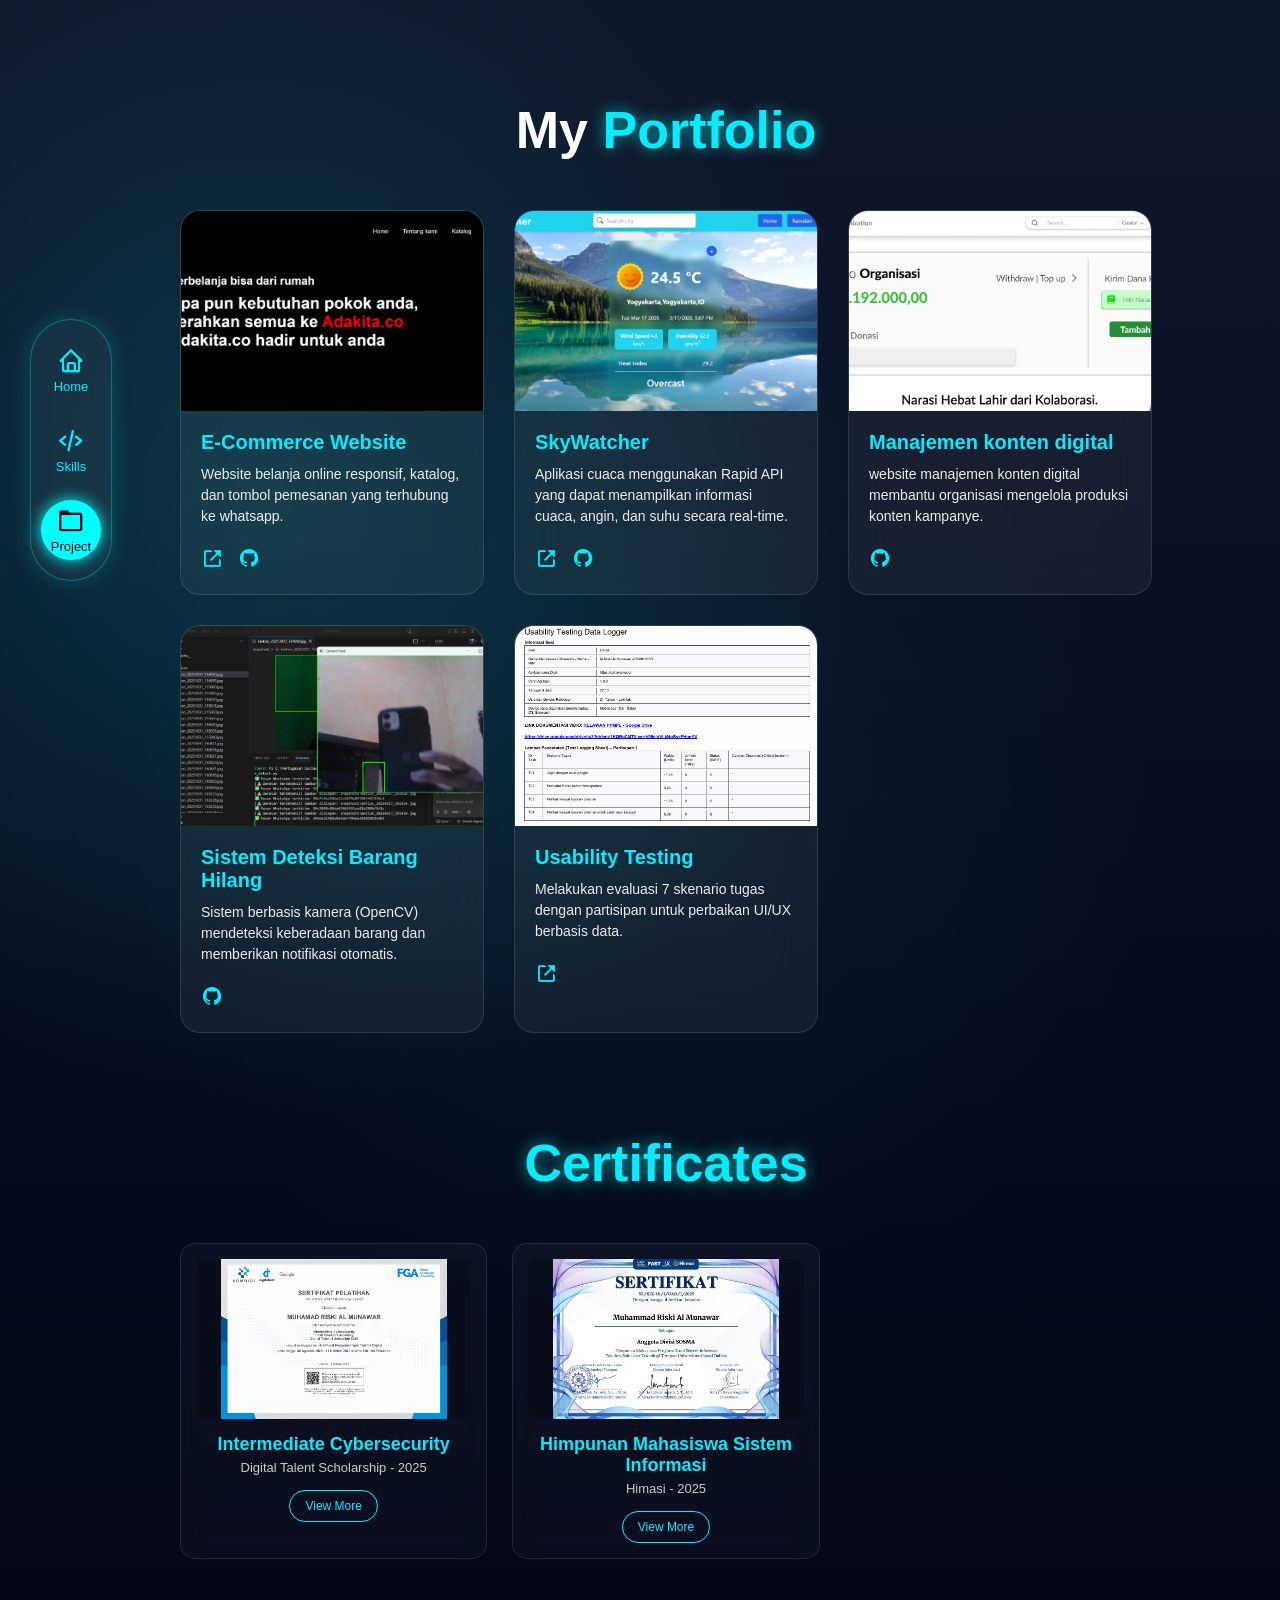
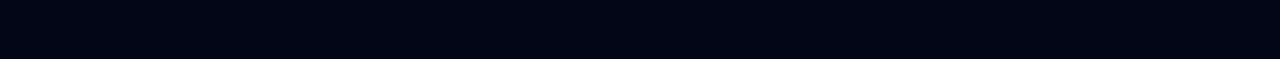
<file: project.html>
<!DOCTYPE html>
<html lang="en">
<head>
    <meta charset="UTF-8">
    <meta name="viewport" content="width=device-width, initial-scale=1.0">
    <title>Projects - Riski Almunawar</title>
    <link rel="stylesheet" href="style.css">
    <link href='https://unpkg.com/boxicons@2.1.4/css/boxicons.min.css' rel='stylesheet'>
</head>
<body>

    <header class="header">
        <nav class="sidebar">
            <a href="index.html" class="nav-item">
                <i class='bx bx-home'></i>
                <span>Home</span>
            </a>
            <a href="skills.html" class="nav-item">
                <i class='bx bx-code-alt'></i>
                <span>Skills</span>
            </a>
            <a href="project.html" class="nav-item active">
                <i class='bx bx-folder'></i>
                <span>Project</span>
            </a>
        </nav>
    </header>

    <section class="projects">
        <h2 class="section-title">My <span>Portfolio</span></h2>

        <div class="projects-grid">
            <div class="project-card">
                <div class="project-img"><img src="asset/kmo.png" alt="Project 1"></div>
                <div class="project-info">
                    <h4>E-Commerce Website</h4>
                    <p>Website belanja online responsif, katalog, dan tombol pemesanan yang terhubung ke whatsapp.</p>
                    <div class="project-links">
                        <a href="https://hachiik0.github.io/Website-Penjualan-barang/"><i class='bx bx-link-external'></i></a>
                        <a href="https://github.com/Hachiik0/Website-Penjualan-barang"><i class='bx bxl-github'></i></a>
                    </div>
                </div>
            </div>

            <div class="project-card">
                <div class="project-img"><img src="asset/cuaca.png" alt="Project 2"></div>
                <div class="project-info">
                    <h4>SkyWatcher</h4>
                    <p>Aplikasi cuaca menggunakan Rapid API yang dapat menampilkan informasi cuaca, angin, dan suhu secara real-time.</p>
                    <div class="project-links">
                        <a href="https://sky-watcher-2tgn.vercel.app/"><i class='bx bx-link-external'></i></a>
                        <a href="https://github.com/Hachiik0/SkyWatcher"><i class='bx bxl-github'></i></a>
                    </div>
                </div>
            </div>

            <div class="project-card">
                <div class="project-img"><img src="asset/dpsi.png" alt="Project 3"></div>
                <div class="project-info">
                    <h4>Manajemen konten digital</h4>
                    <p>website manajemen konten digital membantu organisasi mengelola produksi konten kampanye.</p>
                    <div class="project-links">
                        <a href="https://github.com/Hachiik0/Manajemen-Konten-Digital"><i class='bx bxl-github'></i></a>
                    </div>
                </div>
            </div>

            <div class="project-card">
                <div class="project-img"><img src="asset/dbh.png" alt="Project 4"></div>
                <div class="project-info">
                    <h4>Sistem Deteksi Barang Hilang</h4>
                    <p>Sistem berbasis kamera (OpenCV) mendeteksi keberadaan barang dan memberikan notifikasi otomatis.</p>
                    <div class="project-links">
                        <a href="https://github.com/Hachiik0/Sistem-Deteksi-Barang-Hilang"><i class='bx bxl-github'></i></a>
                    </div>
                </div>
            </div>

            <div class="project-card">
                <div class="project-img"><img src="asset/qa.png" alt="Project 5"></div>
                <div class="project-info">
                    <h4>Usability Testing</h4>
                    <p>Melakukan evaluasi 7 skenario tugas dengan partisipan untuk perbaikan UI/UX berbasis data.</p>
                    <div class="project-links">
                        <a href="https://drive.google.com/drive/folders/1MDShLE2Ljhun_-KF52oRhHBnYQ0P-Rgm?usp=sharing"><i class='bx bx-link-external'></i></a>
                    </div>
                </div>
            </div>
        </div>

        <h2 class="section-title" style="margin-top: 100px;"><span>Certificates</span></h2>

        <div class="certificate-grid">
            <div class="cert-card">
                <div class="cert-img">
                    <img src="asset/Cyber_page-0001.jpg" alt="Sertifikat 1">
                </div>
                <div class="cert-info">
                    <h4>Intermediate Cybersecurity</h4>
                    <p>Digital Talent Scholarship - 2025</p>
                    <a href="javascript:void(0)" class="view-cert">View More</a>
                </div>
            </div>

            <div class="cert-card">
                <div class="cert-img">
                    <img src="asset/sertif himasi_page-0001.jpg" alt="Sertifikat 2">
                </div>
                <div class="cert-info">
                    <h4>Himpunan Mahasiswa Sistem Informasi</h4>
                    <p>Himasi - 2025</p>
                    <a href="javascript:void(0)" class="view-cert">View More</a>
                </div>
            </div>
        </div>
    </section>

    <div id="certModal" class="modal">
        <span class="close-modal">&times;</span>
        <img class="modal-content" id="fullImg">
        <div id="caption"></div>
    </div>

    <script src="main.js"></script>
</body>
</html>
</file>
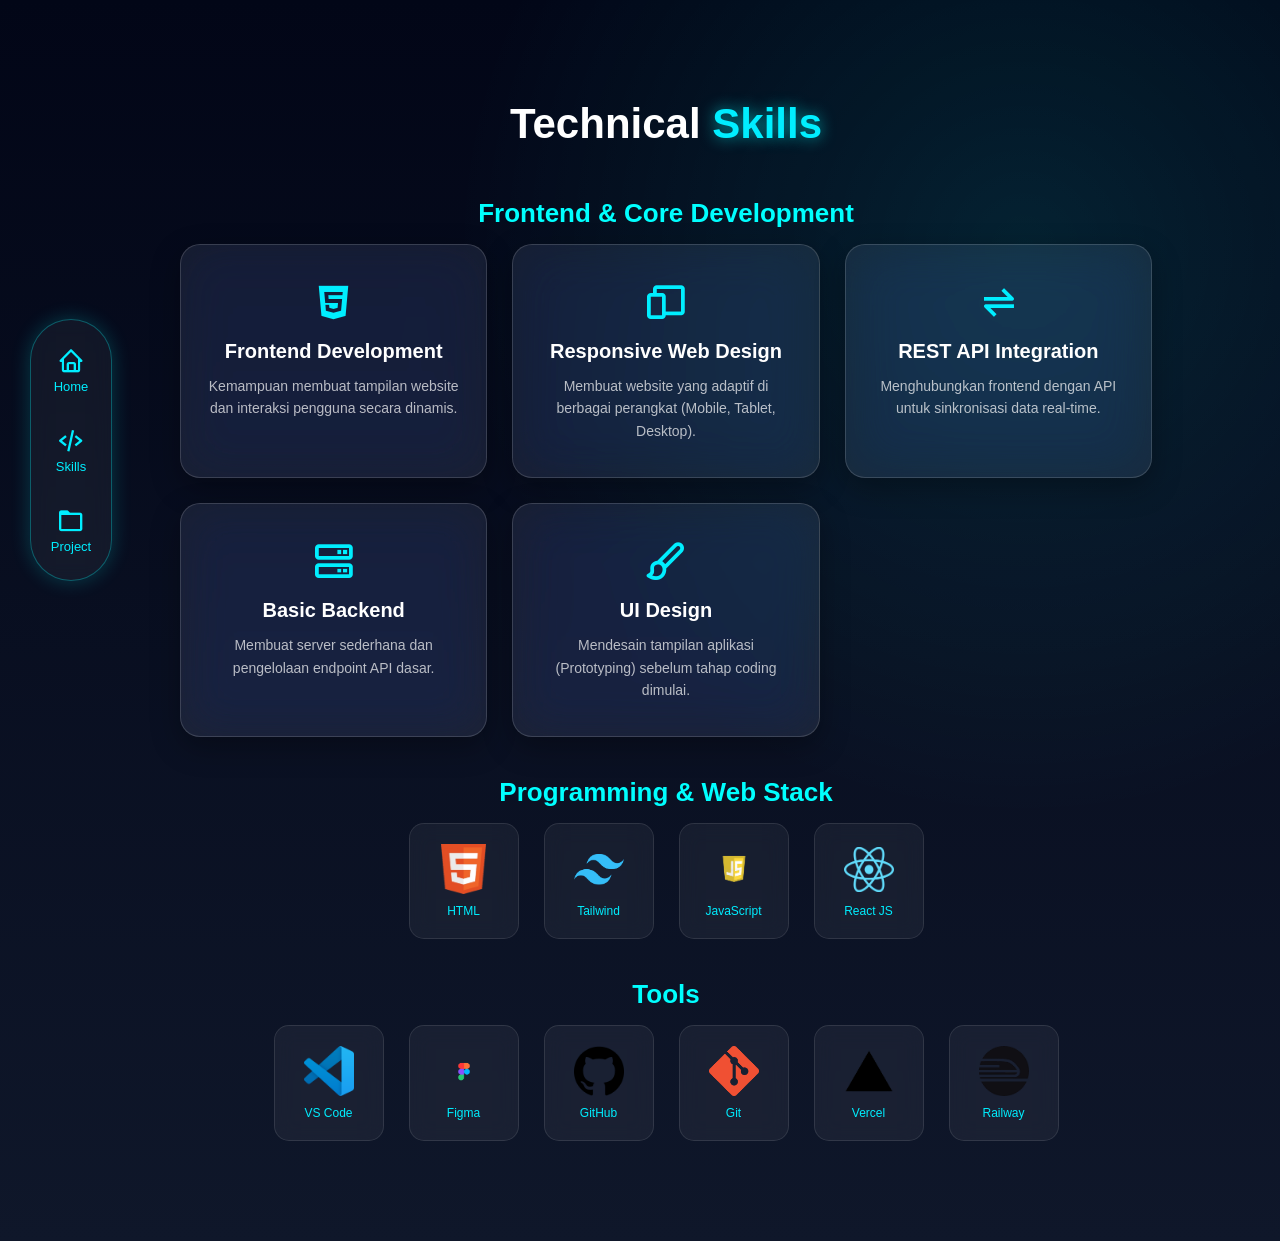
<file: skills.html>
<!DOCTYPE html>
<html lang="en">
<head>
    <meta charset="UTF-8">
    <meta name="viewport" content="width=device-width, initial-scale=1.0">
    <title>Skills - Riski Almunawar</title>
    <link rel="stylesheet" href="style.css">
    <link href='https://unpkg.com/boxicons@2.1.4/css/boxicons.min.css' rel='stylesheet'>
</head>
<body>

    <header class="header">
        <nav class="sidebar">
    <a href="index.html" class="nav-item">
        <i class='bx bx-home'></i>
        <span>Home</span>
    </a>
    <a href="skills.html" class="nav-item">
        <i class='bx bx-code-alt'></i>
        <span>Skills</span>
    </a>
    <a href="project.html" class="nav-item">
        <i class='bx bx-folder'></i>
        <span>Project</span>
    </a>
</nav>
    </header>

    <section class="skills">
        <h2 class="section-title">Technical <span>Skills</span></h2>

        <div class="skills-category">
            <h3>Frontend & Core Development</h3>
            <div class="skills-grid">
                <div class="skill-card">
                    <i class='bx bxl-html5'></i>
                    <h4>Frontend Development</h4>
                    <p>Kemampuan membuat tampilan website dan interaksi pengguna secara dinamis.</p>
                </div>
                <div class="skill-card">
                    <i class='bx bx-devices'></i>
                    <h4>Responsive Web Design</h4>
                    <p>Membuat website yang adaptif di berbagai perangkat (Mobile, Tablet, Desktop).</p>
                </div>
                <div class="skill-card">
                    <i class='bx bx-transfer-alt'></i>
                    <h4>REST API Integration</h4>
                    <p>Menghubungkan frontend dengan API untuk sinkronisasi data real-time.</p>
                </div>
                <div class="skill-card">
                    <i class='bx bx-server'></i>
                    <h4>Basic Backend</h4>
                    <p>Membuat server sederhana dan pengelolaan endpoint API dasar.</p>
                </div>
                <div class="skill-card">
                    <i class='bx bx-paint'></i>
                    <h4>UI Design</h4>
                    <p>Mendesain tampilan aplikasi (Prototyping) sebelum tahap coding dimulai.</p>
                </div>
            </div>
        </div>

        <div class="skills-category">
            <h3>Programming & Web Stack</h3>
            <div class="skill-logos">
                <div class="logo-item">
                    <img src="asset/html (1).png" alt="HTML5">
                    <span>HTML</span>
                </div>
                <div class="logo-item">
                    <img src="asset/tailwind.png" alt="CSS3">
                    <span>Tailwind</span>
                </div>
                <div class="logo-item">
                    <img src="asset/javascript.png" alt="JavaScript">
                    <span>JavaScript</span>
                </div>
                <div class="logo-item">
                    <img src="asset/react.png" alt="React JS">
                    <span>React JS</span>
                </div>
            </div>
        </div>

        <div class="skills-category">
            <h3>Tools</h3>
            <div class="skill-logos">
                <div class="logo-item">
                    <img src="asset/vscode.png" alt="VS Code">
                    <span>VS Code</span>
                </div>
                <div class="logo-item">
                    <img src="asset/figma.png" alt="Figma">
                    <span>Figma</span>
                </div>
                <div class="logo-item">
                    <img src="asset/github.png" alt="GitHub">
                    <span>GitHub</span>
                </div>
                <div class="logo-item">
                    <img src="asset/Git-Icon-1788C.png" alt="Git">
                    <span>Git</span>
                </div>
                <div class="logo-item">
                    <img src="asset/vercel.png" alt="Vercel">
                    <span>Vercel</span>
                </div>
                <div class="logo-item">
                    <img src="asset/railway.png" alt="Railway">
                    <span>Railway</span>
                </div>
            </div>

    </section>

    <script src="main.js"></script>
</body>
</html>
</file>
<file: style.css>
*{
    margin:0;
    padding:0;
    box-sizing:border-box;
    font-family:'Poppins',sans-serif;
}

body{
    color:#ededed;
    background:
        radial-gradient(circle at 20% 30%, rgba(0,255,255,0.15), transparent 40%),
        linear-gradient(180deg,#0F172A,#020617);
    overflow-x:hidden;
}

/* ================= HEADER & SIDEBAR (ORIGINAL) ================= */
.header{
    position:fixed;
    top:20px;
    left:30px;
    z-index:100;
}

#menu-icon{
    display:none;
    font-size:26px;
    color:#0ef;
    cursor:pointer;
}

.sidebar{
    position:fixed;
    left:30px;
    top:50%;
    transform:translateY(-50%);
    display:flex;
    flex-direction:column;
    gap:20px;
    padding:20px 10px;
    background:rgba(255,255,255,0.05);
    border:1px solid rgba(0,255,255,0.3);
    backdrop-filter:blur(10px);
    border-radius:60px;
    box-shadow:0 0 20px rgba(0,255,255,0.2);
}

.sidebar .nav-item{
    width:60px;
    height:60px;
    display:flex;
    flex-direction:column;
    align-items:center;
    justify-content:center;
    border-radius:50%;
    color:#0ef;
    text-decoration:none;
    transition:0.3s;
}

.sidebar .nav-item i{ font-size:28px; margin-bottom:4px; }
.sidebar .nav-item span{ font-size:13px; }
.sidebar .nav-item:hover{ color:#fff; }

.sidebar a{
    display:flex;
    align-items:center;
    justify-content:center;
    width:45px;
    height:45px;
    font-size:22px;
    color:#0ef;
    text-decoration:none;
    border-radius:50%;
    transition:.3s;
}

.sidebar a:hover, .sidebar a.active{
    background:cyan;
    color:#020617;
    box-shadow:0 0 15px cyan;
}

/* ================= HOME SECTION (ORIGINAL) ================= */
.home{
    display:flex;
    align-items:center;
    justify-content:space-between;
    min-height:100vh;
    padding:70px 10% 0 150px;
    gap:40px;
}

.home-content{ max-width:600px; }
.home-content h3{ font-size:28px; font-weight:700; }
.home-content h3 span{ color:#0ef; }
.home-content h1{ font-size:56px; font-weight:700; }
.home-content p{ font-size:18px; margin-top:10px; line-height:1.6; }

.home-img img{
    width:260px;
    height:260px;
    border-radius:50%;
    object-fit:cover;
    border:4px solid rgba(0,255,255,0.4);
    box-shadow:0 0 30px rgba(0,255,255,0.5);
}

.home-sci{ margin-top:20px; }
.home-sci a{
    display:inline-flex;
    justify-content:center;
    align-items:center;
    width:40px;
    height:40px;
    border:2px solid #0ef;
    border-radius:50%;
    font-size:20px;
    color:#0ef;
    margin-right:15px;
    transition:.5s;
}
.home-sci a:hover{ background:cyan; color:#020617; box-shadow:0 0 20px cyan; }

.btn-box{
    display:inline-block;
    margin-top:20px;
    padding:12px 28px;
    background:#2f3c3d;
    border-radius:40px;
    font-size:16px;
    color:cyan;
    text-decoration:none;
    font-weight:600;
    box-shadow: 0 0 5px #0ef, 0 0 25px #0ef;
    transition:.3s;
}
.btn-box:hover{ background:cyan; color:#081b29; box-shadow: 0 0 50px cyan; }

/* ================= SKILLS SECTION (FIXED LAYOUT & GLASS) ================= */
section.skills {
    padding: 100px 10% 100px 180px !important; 
    min-height: 100vh;
    background:
        radial-gradient(circle at 80% 20%, rgba(0,255,255,0.1), transparent 40%),
        linear-gradient(180deg,#020617,#0F172A);
}

section.skills .section-title {
    text-align: center;
    font-size: 42px;
    color: rgb(255, 255, 255);
    margin-bottom: 50px;
}

section.skills .section-title span {
    color: #0ef;      /* Warna Cyan */
    text-shadow: 0 0 15px rgba(0, 255, 255, 0.6); /* Efek cahaya neon */
}

section.skills .skills-category h3 {
    text-align: center;
    font-size: 26px;
    margin-bottom: 15px;
    margin-top: 40px;
    color: cyan;
}

section.skills .skills-grid {
    display: grid;
    grid-template-columns: repeat(3, 1fr); 
    gap: 25px;
}

/* Glassmorphism Effect */
section.skills .skill-card {
    background: rgba(255, 255, 255, 0.08);
    backdrop-filter: blur(25px) saturate(180%);
    -webkit-backdrop-filter: blur(25px) saturate(180%); 
    border: 1px solid rgba(255, 255, 255, 0.15);
    border-radius: 20px;
    padding: 35px 25px;
    text-align: center;
    transition: 0.4s ease;
    box-shadow: 0 10px 30px rgba(0, 0, 0, 0.3);
}

section.skills .skill-card i {
    font-size: 45px;
    color: #0ef;
    margin-bottom: 15px;
    display: block;
}

section.skills .skill-card h4 { font-size: 20px; color: #fff; margin-bottom: 12px; }
section.skills .skill-card p {
    font-size: 14px;
    line-height: 1.6;
    color: rgba(255, 255, 255, 0.7);
}

section.skills .skill-card:hover {
    transform: translateY(-10px);
    border-color: #0ef;
    box-shadow: 0 0 20px rgba(0, 255, 255, 0.2);
}

section.skills .skill-tags { display: flex; flex-wrap: wrap; gap: 12px; }
section.skills .skill-tags span {
    padding: 10px 20px;
    background: rgba(255, 255, 255, 0.05);
    backdrop-filter: blur(10px);
    border: 1px solid rgba(0, 255, 255, 0.3);
    border-radius: 25px;
    color: #0ef;
    font-size: 14px;
    transition: 0.3s;
}
section.skills .skill-tags span:hover { background: #0ef; color: #020617; }

.skill-logos {
    display: flex;
    flex-wrap: wrap;
    justify-content: center;
    gap: 25px;
    max-width: 1000px;
    margin: 0 auto;
}

/* Kotak Logo di Desktop */
.logo-item {
    display: flex;
    flex-direction: column;
    align-items: center;
    justify-content: center;
    width: 110px; 
    padding: 20px 10px;
    background: rgba(255, 255, 255, 0.05);
    backdrop-filter: blur(10px);
    border: 1px solid rgba(255, 255, 255, 0.1);
    border-radius: 15px;
    cursor: pointer; /* Mengubah kursor jadi tangan saat diarahkan */
    transition: all 0.4s ease; /* Membuat transisi jadi halus */
}

/* Ukuran Gambar Logo di Desktop */
.logo-item img {
    width: 50px; 
    height: 50px;
    object-fit: contain;
    margin-bottom: 10px;
}

.logo-item span {
    font-size: 12px;
    color: #0ef;
    text-align: center;
}

.logo-item:hover {
    /* 1. Efek angkat sedikit ke atas */
    transform: translateY(-8px) scale(1.05); 
    
    /* 2. Efek cahaya (Glow) di sekeliling kotak */
    box-shadow: 0 0 20px rgba(0, 255, 255, 0.4); 
    
    /* 3. Warna border berubah jadi Cyan menyala */
    border-color: #0ef; 
    
    /* 4. Background jadi sedikit lebih terang */
    background: rgba(0, 255, 255, 0.1); 
}

.logo-item:hover img {
    /* Memberikan efek cahaya pada gambar logonya */
    filter: drop-shadow(0 0 10px rgba(0, 255, 255, 0.6));
    transition: 0.3s;
}

/* EFEK PADA TEKS DI BAWAH LOGO */
.logo-item:hover span {
    color: #fff; /* Teks berubah jadi putih agar lebih terlihat */
    text-shadow: 0 0 5px #0ef;
    transition: 0.3s;
}

/* =================Project section ================= */
section.projects {
    min-height: 100vh;
    padding: 100px 10% 100px 180px !important; 
    background: radial-gradient(circle at 50% 50%, rgba(0,255,255,0.05), transparent 50%);
}

section.projects .section-title {
    text-align: center;
    width: 100%;
    font-size: 52px; 
    color: #fff;      
    margin-bottom: 50px;
}


section.projects .section-title span {
    color: #0ef;      
    text-shadow: 0 0 15px rgba(0, 255, 255, 0.6); 
}

.projects-grid {
    display: grid;
    grid-template-columns: repeat(3, 1fr);
    gap: 30px;
    margin-top: 50px;
    align-items: stretch;
}

/* Card Project Style */
.project-card {
    background: rgba(255, 255, 255, 0.05);
    backdrop-filter: blur(20px);
    border: 1px solid rgba(255, 255, 255, 0.1);
    border-radius: 20px;
    overflow: hidden; 
    transition: 0.4s ease;
}

.project-img {
    width: 100%;
    height: 200px;
    overflow: hidden;
}

.project-img img {
    width: 100%;
    height: 100%;
    object-fit: cover;
    transition: 0.5s;
}

.project-info {
    padding: 20px;
}

.project-info h4 {
    font-size: 20px;
    color: #0ef;
    margin-bottom: 10px;
}

.project-info p {
    font-size: 14px;
    line-height: 1.5;
    color: #ededed;
    margin-bottom: 20px;
}

.project-links {
    display: flex;
    gap: 15px;
}

.project-links a {
    font-size: 22px;
    color: #0ef;
    transition: 0.3s;
}

/* HOVER EFFECTS */
.project-card:hover {
    transform: translateY(-10px);
    border-color: #0ef;
    box-shadow: 0 0 20px rgba(0, 255, 255, 0.2);
}

.project-card:hover .project-img img {
    transform: scale(1.1);
}

.project-links a:hover {
    color: #fff;
    text-shadow: 0 0 10px #0ef;
}

/* ================= RESPONSIVE================= */

@media (max-width:992px){
    .home{ padding-left:120px; }
    .home-content h1{ font-size:42px; }
    .home-img img{ width:200px; height:200px; }
    section.skills { padding-left: 140px !important; }
}

@media (max-width:768px){
    /* Sidebar Mobile Original */
    .sidebar{
        top:20px;
        left:50%;
        transform:translateX(-50%);
        flex-direction:row;
        gap:12px;
        padding:8px 16px;
        border-radius:50px;
    }
    .sidebar a{ width:36px; height:36px; font-size:18px; }

    .header{
        width:100%;
        left:0;
        top:0;
        padding:15px 20px;
        display:flex;
        justify-content:space-between;
        align-items:center;
    }

.skill-logos {
        justify-content: center; 
        gap: 15px;
    }

    .logo-item {
        width: 85px; 
        padding: 15px 5px;
    }

    .logo-item img {
        width: 35px; 
        height: 35px;
    }

    .logo-item span {
        font-size: 10px;
    }

    section.projects {
        padding: 120px 20px 40px 20px !important;
    }

    .projects-grid {
        grid-template-columns: 1fr;
    }       

    /* Home Mobile Original */
    .home{
        padding:120px 20px 40px 20px;
        display:flex;
        flex-direction:row;
        align-items:center;
        justify-content:space-between;
        gap:25px;
    }
    .home-content{ max-width:120%; }
    .home-content h3{ font-size:20px; margin-bottom:5px; }
    .home-content h1{ white-space: nowrap; font-size:34px; margin-bottom:8px; }
    .home-content p{ font-size:15px; line-height:1.7; margin-top:12px; }
    .home-img img{ width:140px; height:140px; border-radius:50%; }
    .home-sci{ margin-top:18px; }
    .home-sci a{ width:36px; height:36px; font-size:18px; margin-right:10px; }
    .btn-box{ margin-top:18px; padding:10px 20px; font-size:14px; }

    /* Skills Mobile Fixed */
    section.skills { padding: 120px 20px 40px 20px !important; }
    section.skills .skills-grid { grid-template-columns: 1fr; }
    section.skills .section-title { font-size: 32px; }
}

@media (max-width:480px){
    .home-content h1{ font-size:28px; }
    .home-content h3{ font-size:18px; }
    .home-content p{ font-size:13px; }

.logo-item {
        width: 75px;
        gap: 10px;
    }
}

/* ================= CERTIFICATE SECTION ================= */
.certificate-grid {
    display: grid;
    grid-template-columns: repeat(3, 1fr);
    gap: 25px;
    margin-top: 50px;
    width: 100%;
}

.cert-card {
    background: rgba(255, 255, 255, 0.03);
    backdrop-filter: blur(15px);
    border: 1px solid rgba(255, 255, 255, 0.1);
    border-radius: 15px;
    padding: 15px;
    transition: 0.4s;
    text-align: center;
}

.cert-img {
    width: 100%;
    height: 160px; /* Lebih pendek dari project card */
    border-radius: 10px;
    overflow: hidden;
    margin-bottom: 15px;
}

.cert-img img {
    width: 100%;
    height: 100%;
    object-fit: contain; /* Agar sertifikat tidak terpotong */
    background: rgba(0, 0, 0, 0.2);
}

.cert-info h4 {
    font-size: 18px;
    color: #0ef;
    margin-bottom: 5px;
}

.cert-info p {
    font-size: 13px;
    color: #ccc;
    margin-bottom: 15px;
}

.view-cert {
    display: inline-block;
    padding: 8px 15px;
    background: transparent;
    border: 1px solid #0ef;
    border-radius: 20px;
    color: #0ef;
    text-decoration: none;
    font-size: 12px;
    font-weight: 500;
    transition: 0.3s;
}

.view-cert:hover {
    background: #0ef;
    color: #020617;
    box-shadow: 0 0 10px #0ef;
}

.cert-card:hover {
    transform: scale(1.03);
    border-color: #0ef;
}

/* ================= RESPONSIVE CERTIFICATE ================= */
@media (max-width: 992px) {
    .certificate-grid {
        grid-template-columns: repeat(2, 1fr);
    }
}

@media (max-width: 768px) {
    .certificate-grid {
        grid-template-columns: 1fr;
    }
}

/* ================= MODAL================= */
.modal {
    display: none;
    position: fixed;
    z-index: 10000; /* Angka tinggi agar tidak tertutup apapun */
    padding-top: 50px;
    left: 0;
    top: 0;
    width: 100%;
    height: 100%;
    background-color: rgba(0, 0, 0, 0.9);
    backdrop-filter: blur(8px);
}

.modal-content {
    margin: auto;
    display: block;
    width: 80%;
    max-width: 800px;
    border: 2px solid #0ef;
    border-radius: 10px;
    animation: zoom 0.3s ease;
}

@keyframes zoom {
    from {transform: scale(0)} 
    to {transform: scale(1)}
}

.close-modal {
    position: absolute;
    top: 20px;
    right: 35px;
    color: #0ef;
    font-size: 40px;
    font-weight: bold;
    cursor: pointer;
}

#caption {
    margin: auto;
    display: block;
    width: 80%;
    text-align: center;
    color: #fff;
    padding: 20px 0;
    font-weight: 500;
}
</file>
